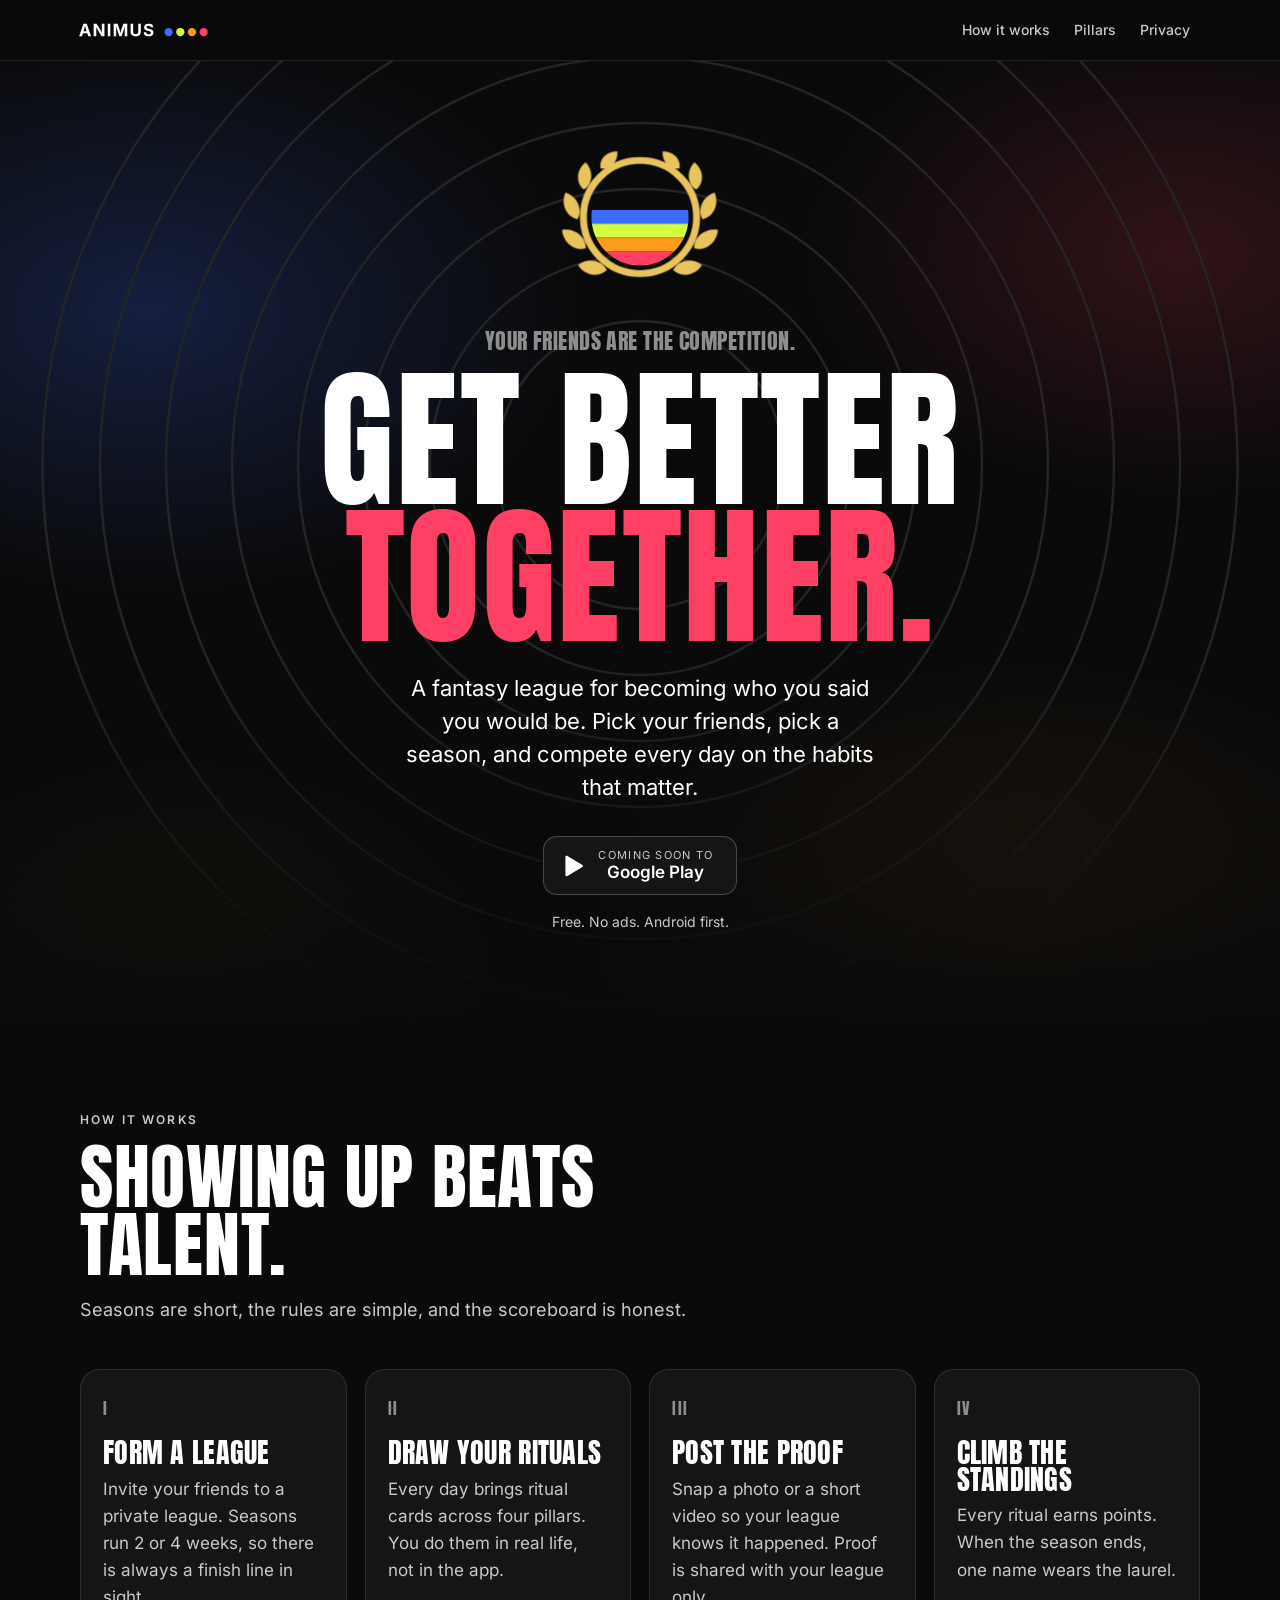
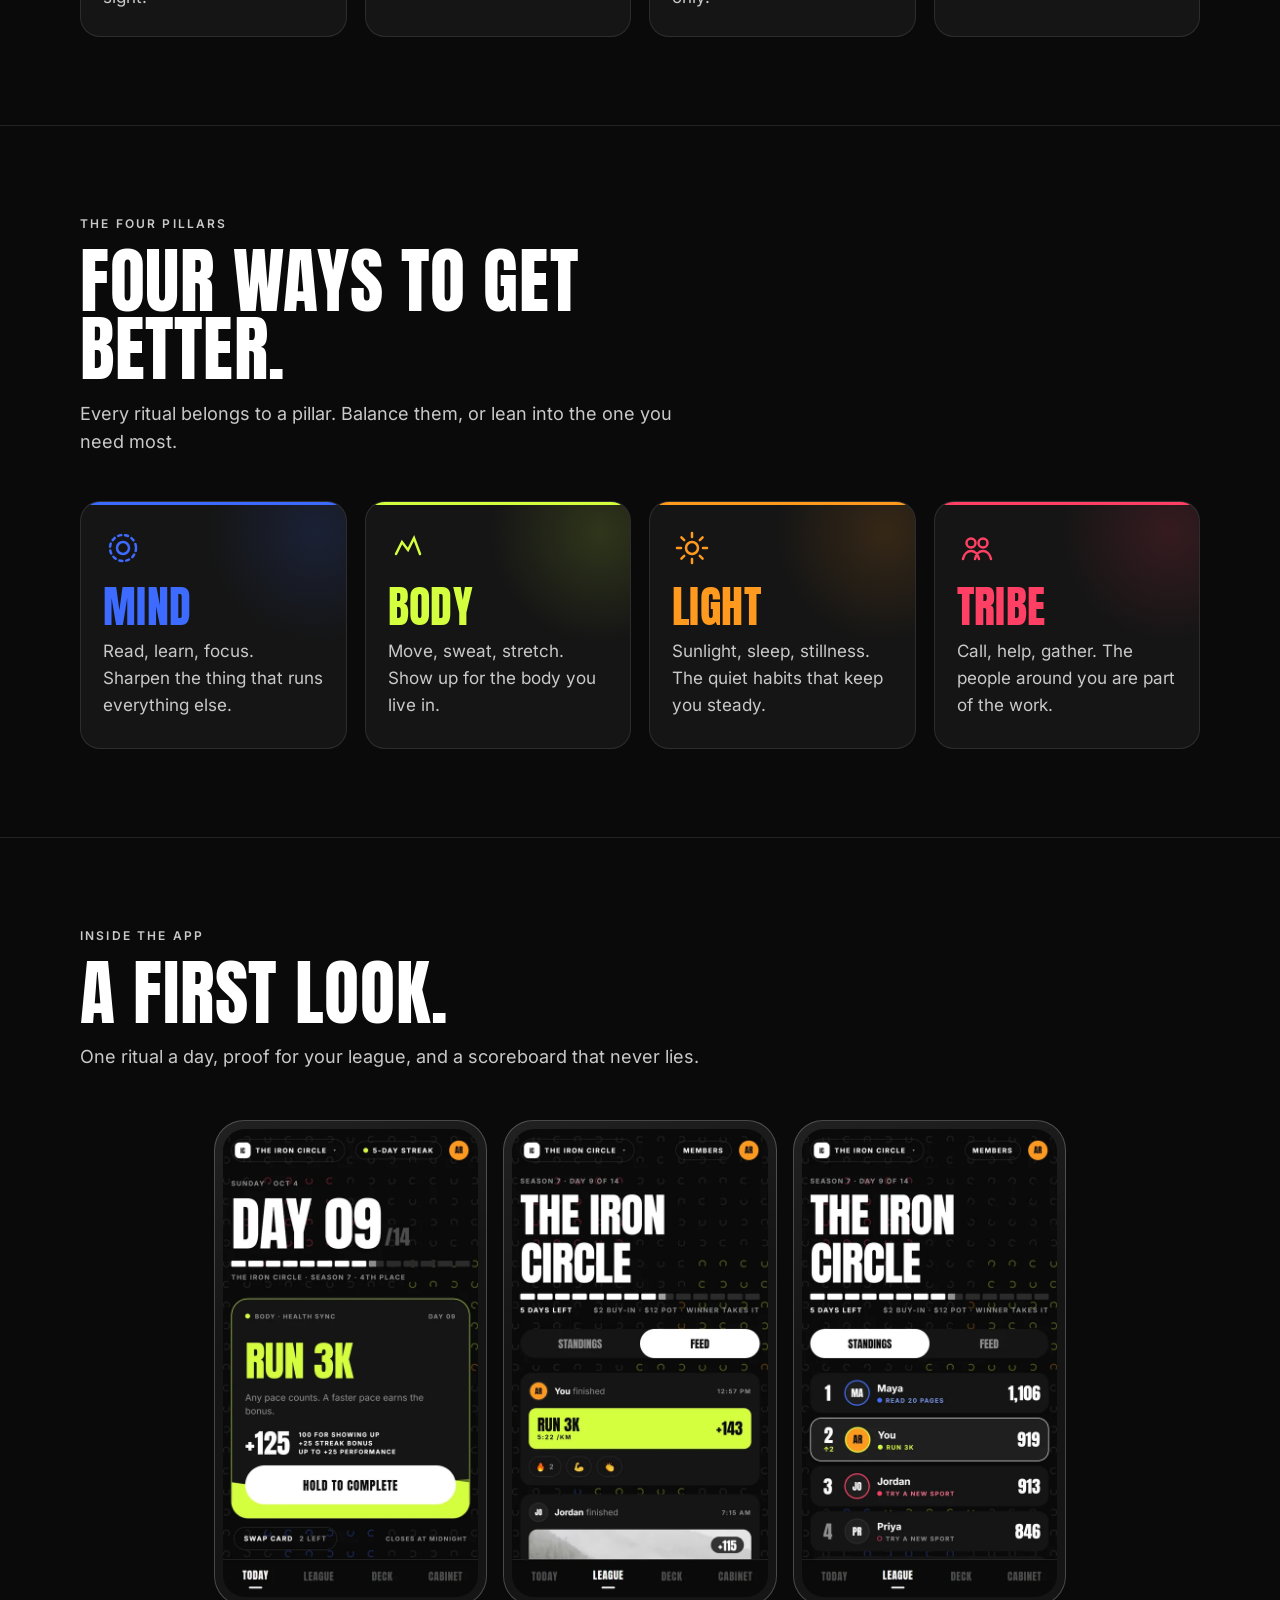
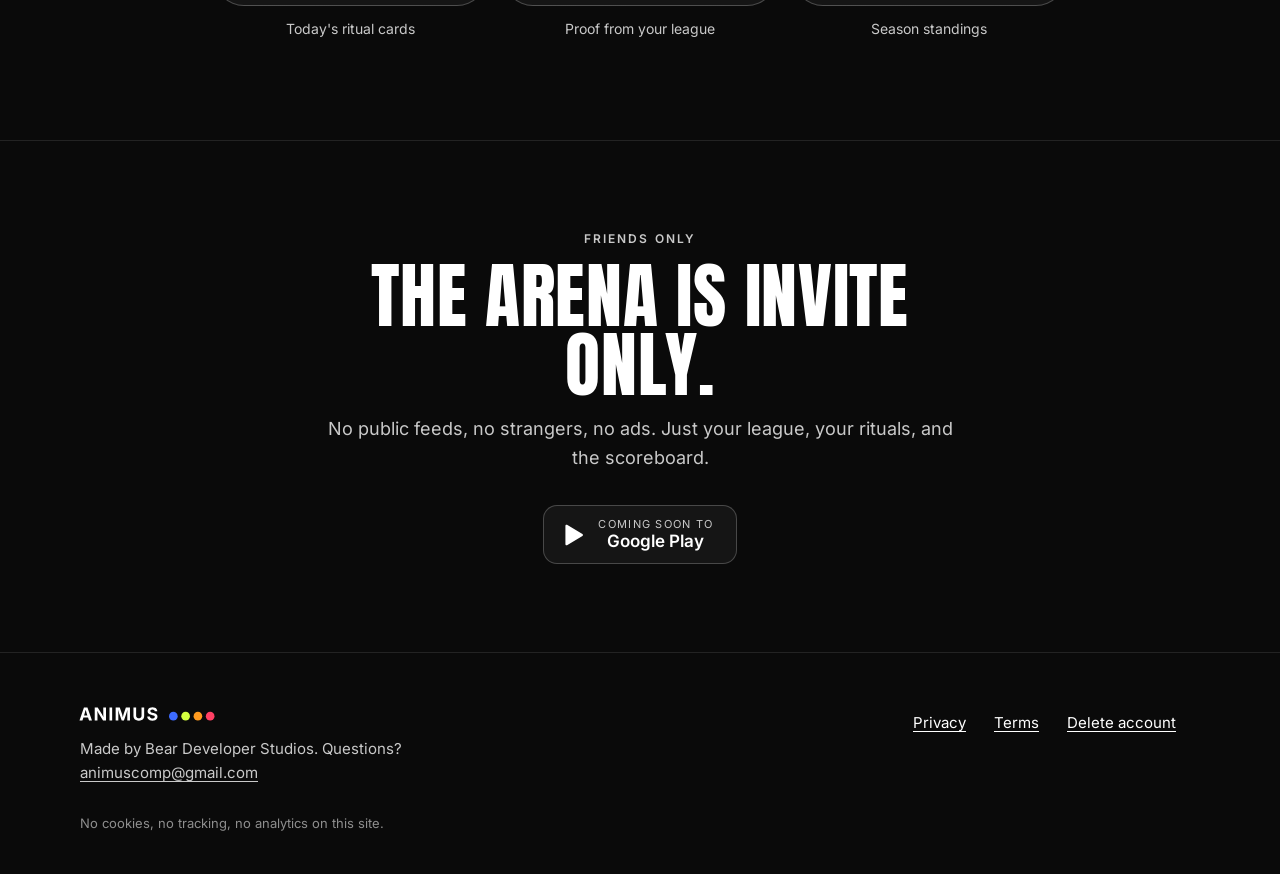
<file: index.html>
<!doctype html>
<html lang="en">
<head>
  <meta charset="utf-8">
  <meta name="viewport" content="width=device-width, initial-scale=1">
  <title>Animus: Get better together</title>
  <meta name="description" content="Animus is a self-improvement fantasy league. Compete with friends in private leagues, complete daily rituals across MIND, BODY, LIGHT and TRIBE, and post the proof. Free, no ads. Coming soon to Google Play.">
  <link rel="canonical" href="https://animus-site-two.vercel.app/">
  <meta name="theme-color" content="#0A0A0A">
  <meta name="color-scheme" content="dark">

  <meta property="og:type" content="website">
  <meta property="og:site_name" content="Animus">
  <meta property="og:title" content="Animus: Get better together">
  <meta property="og:description" content="A fantasy league for becoming who you said you would be. Private leagues, daily rituals, real proof. Free, no ads.">
  <meta property="og:url" content="https://animus-site-two.vercel.app/">
  <meta property="og:image" content="https://animus-site-two.vercel.app/assets/og.png">
  <meta property="og:image:width" content="1200">
  <meta property="og:image:height" content="630">
  <meta property="og:image:alt" content="The Animus logo, a gold laurel ring filled with blue, lime, orange and pink layers, beside the words Get better together.">
  <meta name="twitter:card" content="summary_large_image">

  <link rel="icon" href="favicon.svg" type="image/svg+xml">
  <link rel="icon" href="favicon-32.png" sizes="32x32" type="image/png">
  <link rel="apple-touch-icon" href="apple-touch-icon.png">
  <link rel="manifest" href="site.webmanifest">

  <link rel="preload" href="assets/fonts/anton-latin.woff2" as="font" type="font/woff2" crossorigin>
  <link rel="preload" href="assets/fonts/inter-latin-var.woff2" as="font" type="font/woff2" crossorigin>
  <link rel="stylesheet" href="assets/site.css">
  <script>document.documentElement.classList.add('js')</script>
  <script src="assets/site.js" defer></script>

  <script type="application/ld+json">
  {
    "@context": "https://schema.org",
    "@type": "MobileApplication",
    "name": "Animus",
    "operatingSystem": "Android",
    "applicationCategory": "LifestyleApplication",
    "offers": { "@type": "Offer", "price": "0", "priceCurrency": "USD" },
    "publisher": { "@type": "Organization", "name": "Bear Developer Studios", "email": "animuscomp@gmail.com" }
  }
  </script>
</head>
<body>
  <a class="skip" href="#main">Skip to content</a>

  <header class="site-header">
    <div class="wrap">
      <a class="brand" href="./" aria-label="Animus home">
        <img src="assets/brand/wordmark.svg" alt="Animus" width="148" height="26">
      </a>
      <nav class="site-nav" aria-label="Main">
        <a class="nav-optional" href="#how">How it works</a>
        <a href="#pillars">Pillars</a>
        <a href="privacy/">Privacy</a>
      </nav>
    </div>
  </header>

  <main id="main">
    <section class="hero" aria-labelledby="hero-title">
      <div class="hero-art" aria-hidden="true">
        <div class="hero-glow"></div>
        <svg class="hero-rings" viewBox="0 0 1000 1000" fill="none" stroke="#242424">
          <circle cx="500" cy="500" r="120" stroke-width="2"/>
          <circle cx="500" cy="500" r="175" stroke-width="2"/>
          <circle cx="500" cy="500" r="230" stroke-width="2"/>
          <circle cx="500" cy="500" r="285" stroke-width="2"/>
          <circle cx="500" cy="500" r="340" stroke-width="2"/>
          <circle cx="500" cy="500" r="395" stroke-width="2"/>
          <circle cx="500" cy="500" r="450" stroke-width="2"/>
          <circle cx="500" cy="500" r="498" stroke-width="2"/>
        </svg>
        <div class="hero-fade"></div>
      </div>

      <div class="wrap hero-inner">
        <svg class="hero-mark rise" style="--d:.05s" viewBox="4 4 92 92" width="168" height="168" aria-hidden="true"><clipPath id="hero-mk"><circle cx="50" cy="50" r="26.6"/></clipPath><g clip-path="url(#hero-mk)"><rect class="layer" x="10" y="46" width="80" height="7.7" fill="#3D6BFF"/><rect class="layer" x="10" y="53.65" width="80" height="7.7" fill="#D4FF3F"/><rect class="layer" x="10" y="61.3" width="80" height="7.7" fill="#FF9A1F"/><rect class="layer" x="10" y="68.95" width="80" height="7.7" fill="#FF4064"/></g><path fill="#E9C35B" d="M31.82 79.09C29.24 73.47 21.36 72.08 16.07 76.31C19.6 82.09 27.47 83.48 31.82 79.09Z M68.18 79.09C72.53 83.48 80.4 82.09 83.93 76.31C78.64 72.08 70.76 73.47 68.18 79.09Z M20.3 67.15C20.64 60.81 14.14 55.73 7.29 56.99C7.73 63.94 14.23 69.02 20.3 67.15Z M79.7 67.15C85.77 69.02 92.27 63.94 92.71 56.99C85.86 55.73 79.36 60.81 79.7 67.15Z M15.72 51.2C18.93 45.91 15.68 38.61 9.21 36.58C6.39 42.74 9.64 50.05 15.72 51.2Z M84.28 51.2C90.36 50.05 93.61 42.74 90.79 36.58C84.32 38.61 81.07 45.91 84.28 51.2Z M19.17 34.96C24.23 32.01 24.75 24.53 20.22 20C15.1 23.85 14.58 31.33 19.17 34.96Z M80.83 34.96C85.42 31.33 84.9 23.85 79.78 20C75.25 24.53 75.77 32.01 80.83 34.96Z M28.41 23.34C33.51 24.39 38.1 19.79 37.61 14.15C31.96 13.66 27.37 18.25 28.41 23.34Z M71.59 23.34C72.63 18.25 68.04 13.66 62.39 14.15C61.9 19.79 66.49 24.39 71.59 23.34Z"/><circle cx="50" cy="50" r="31" fill="none" stroke="#E9C35B" stroke-width="3.8"/></svg>
        <p class="kicker rise" style="--d:.2s">Your friends are the competition.</p>
        <h1 id="hero-title" class="rise" style="--d:.25s">
          <span class="line">Get better</span>
          <span class="line tribe">together.</span>
        </h1>
        <p class="pitch rise" style="--d:.4s">A fantasy league for becoming who you said you would be. Pick your friends, pick a season, and compete every day on the habits that matter.</p>
        <p class="store rise" style="--d:.5s">
          <svg viewBox="0 0 24 24" aria-hidden="true"><path fill="currentColor" d="M5 3.5v17a1 1 0 0 0 1.5.86l14.2-8.5a1 1 0 0 0 0-1.72L6.5 2.64A1 1 0 0 0 5 3.5Z"/></svg>
          <span>
            <span class="store-small">Coming soon to</span>
            <span class="store-big">Google Play</span>
          </span>
        </p>
        <p class="note rise" style="--d:.6s">Free. No ads. Android first.</p>
      </div>
    </section>

    <section class="section" id="how" aria-labelledby="how-title">
      <div class="wrap">
        <div class="section-head reveal">
          <p class="eyebrow">How it works</p>
          <h2 id="how-title">Showing up beats talent.</h2>
          <p>Seasons are short, the rules are simple, and the scoreboard is honest.</p>
        </div>
        <ol class="steps">
          <li class="step reveal">
            <h3>Form a league</h3>
            <p>Invite your friends to a private league. Seasons run 2 or 4 weeks, so there is always a finish line in sight.</p>
          </li>
          <li class="step reveal" style="--d:.08s">
            <h3>Draw your rituals</h3>
            <p>Every day brings ritual cards across four pillars. You do them in real life, not in the app.</p>
          </li>
          <li class="step reveal" style="--d:.16s">
            <h3>Post the proof</h3>
            <p>Snap a photo or a short video so your league knows it happened. Proof is shared with your league only.</p>
          </li>
          <li class="step reveal" style="--d:.24s">
            <h3>Climb the standings</h3>
            <p>Every ritual earns points. When the season ends, one name wears the laurel.</p>
          </li>
        </ol>
      </div>
    </section>

    <section class="section" id="pillars" aria-labelledby="pillars-title">
      <div class="wrap">
        <div class="section-head reveal">
          <p class="eyebrow">The four pillars</p>
          <h2 id="pillars-title">Four ways to get better.</h2>
          <p>Every ritual belongs to a pillar. Balance them, or lean into the one you need most.</p>
        </div>
        <div class="pillars">
          <article class="pillar mind reveal">
            <svg viewBox="0 0 40 40" fill="none" stroke="currentColor" stroke-width="2.5" stroke-linecap="round" aria-hidden="true"><circle cx="20" cy="20" r="6"/><circle cx="20" cy="20" r="13" stroke-dasharray="3 4"/></svg>
            <h3>Mind</h3>
            <p>Read, learn, focus. Sharpen the thing that runs everything else.</p>
          </article>
          <article class="pillar body reveal" style="--d:.08s">
            <svg viewBox="0 0 40 40" fill="none" stroke="currentColor" stroke-width="2.5" stroke-linecap="round" aria-hidden="true"><path d="M8 26 14 14l6 8 6-12 6 16"/></svg>
            <h3>Body</h3>
            <p>Move, sweat, stretch. Show up for the body you live in.</p>
          </article>
          <article class="pillar light reveal" style="--d:.16s">
            <svg viewBox="0 0 40 40" fill="none" stroke="currentColor" stroke-width="2.5" stroke-linecap="round" aria-hidden="true"><circle cx="20" cy="20" r="6"/><path d="M20 5v4M20 31v4M5 20h4M31 20h4M9.4 9.4l2.8 2.8M27.8 27.8l2.8 2.8M9.4 30.6l2.8-2.8M27.8 12.2l2.8-2.8"/></svg>
            <h3>Light</h3>
            <p>Sunlight, sleep, stillness. The quiet habits that keep you steady.</p>
          </article>
          <article class="pillar tribe reveal" style="--d:.24s">
            <svg viewBox="0 0 40 40" fill="none" stroke="currentColor" stroke-width="2.5" stroke-linecap="round" aria-hidden="true"><circle cx="14" cy="15" r="4.5"/><circle cx="26" cy="15" r="4.5"/><path d="M6 31c1-5 4.5-8 8-8s7 3 8 8M18 31c1-5 4.5-8 8-8s7 3 8 8"/></svg>
            <h3>Tribe</h3>
            <p>Call, help, gather. The people around you are part of the work.</p>
          </article>
        </div>
      </div>
    </section>

    <section class="section" id="screens" aria-labelledby="screens-title">
      <div class="wrap">
        <div class="section-head reveal">
          <p class="eyebrow">Inside the app</p>
          <h2 id="screens-title">A first look.</h2>
          <p>One ritual a day, proof for your league, and a scoreboard that never lies.</p>
        </div>
        <ul class="shots" aria-label="App screenshots" tabindex="0">
          <li class="shot reveal">
            <figure style="margin:0">
              <div class="phone"><img src="assets/screens/today.webp" width="540" height="960" loading="lazy" decoding="async" alt="The Today screen on day 9 of 14: a lime BODY card reading Run 3K, worth up to 125 points, with a Hold to complete button and a 5-day streak badge."></div>
              <figcaption>Today's ritual cards</figcaption>
            </figure>
          </li>
          <li class="shot reveal" style="--d:.08s">
            <figure style="margin:0">
              <div class="phone"><img src="assets/screens/league-feed.webp" width="540" height="960" loading="lazy" decoding="async" alt="The league feed for The Iron Circle: a post showing You finished Run 3K at 5:22 per kilometer for 143 points, with emoji reactions, above a photo post from Jordan."></div>
              <figcaption>Proof from your league</figcaption>
            </figure>
          </li>
          <li class="shot reveal" style="--d:.16s">
            <figure style="margin:0">
              <div class="phone"><img src="assets/screens/standings.webp" width="540" height="960" loading="lazy" decoding="async" alt="Season standings for The Iron Circle: Maya first with 1,106 points, You second with 919, Jordan third with 913, and Priya fourth with 846."></div>
              <figcaption>Season standings</figcaption>
            </figure>
          </li>
        </ul>
      </div>
    </section>

    <section class="section closing" aria-labelledby="closing-title">
      <div class="wrap">
        <div class="section-head reveal">
          <p class="eyebrow">Friends only</p>
          <h2 id="closing-title">The arena is invite only.</h2>
          <p>No public feeds, no strangers, no ads. Just your league, your rituals, and the scoreboard.</p>
        </div>
        <p class="store reveal">
          <svg viewBox="0 0 24 24" aria-hidden="true"><path fill="currentColor" d="M5 3.5v17a1 1 0 0 0 1.5.86l14.2-8.5a1 1 0 0 0 0-1.72L6.5 2.64A1 1 0 0 0 5 3.5Z"/></svg>
          <span>
            <span class="store-small">Coming soon to</span>
            <span class="store-big">Google Play</span>
          </span>
        </p>
      </div>
    </section>
  </main>

  <footer class="site-footer">
    <div class="wrap">
      <div class="footer-brand">
        <img src="assets/brand/wordmark.svg" alt="Animus" width="148" height="26" loading="lazy" style="margin-left:-7px">
        <p>Made by Bear Developer Studios. Questions? <a href="mailto:animuscomp@gmail.com">animuscomp@gmail.com</a></p>
      </div>
      <ul class="footer-links">
        <li><a href="privacy/">Privacy</a></li>
        <li><a href="terms/">Terms</a></li>
        <li><a href="delete-account/">Delete account</a></li>
      </ul>
      <p class="footer-meta">No cookies, no tracking, no analytics on this site.</p>
    </div>
  </footer>
</body>
</html>
</file>
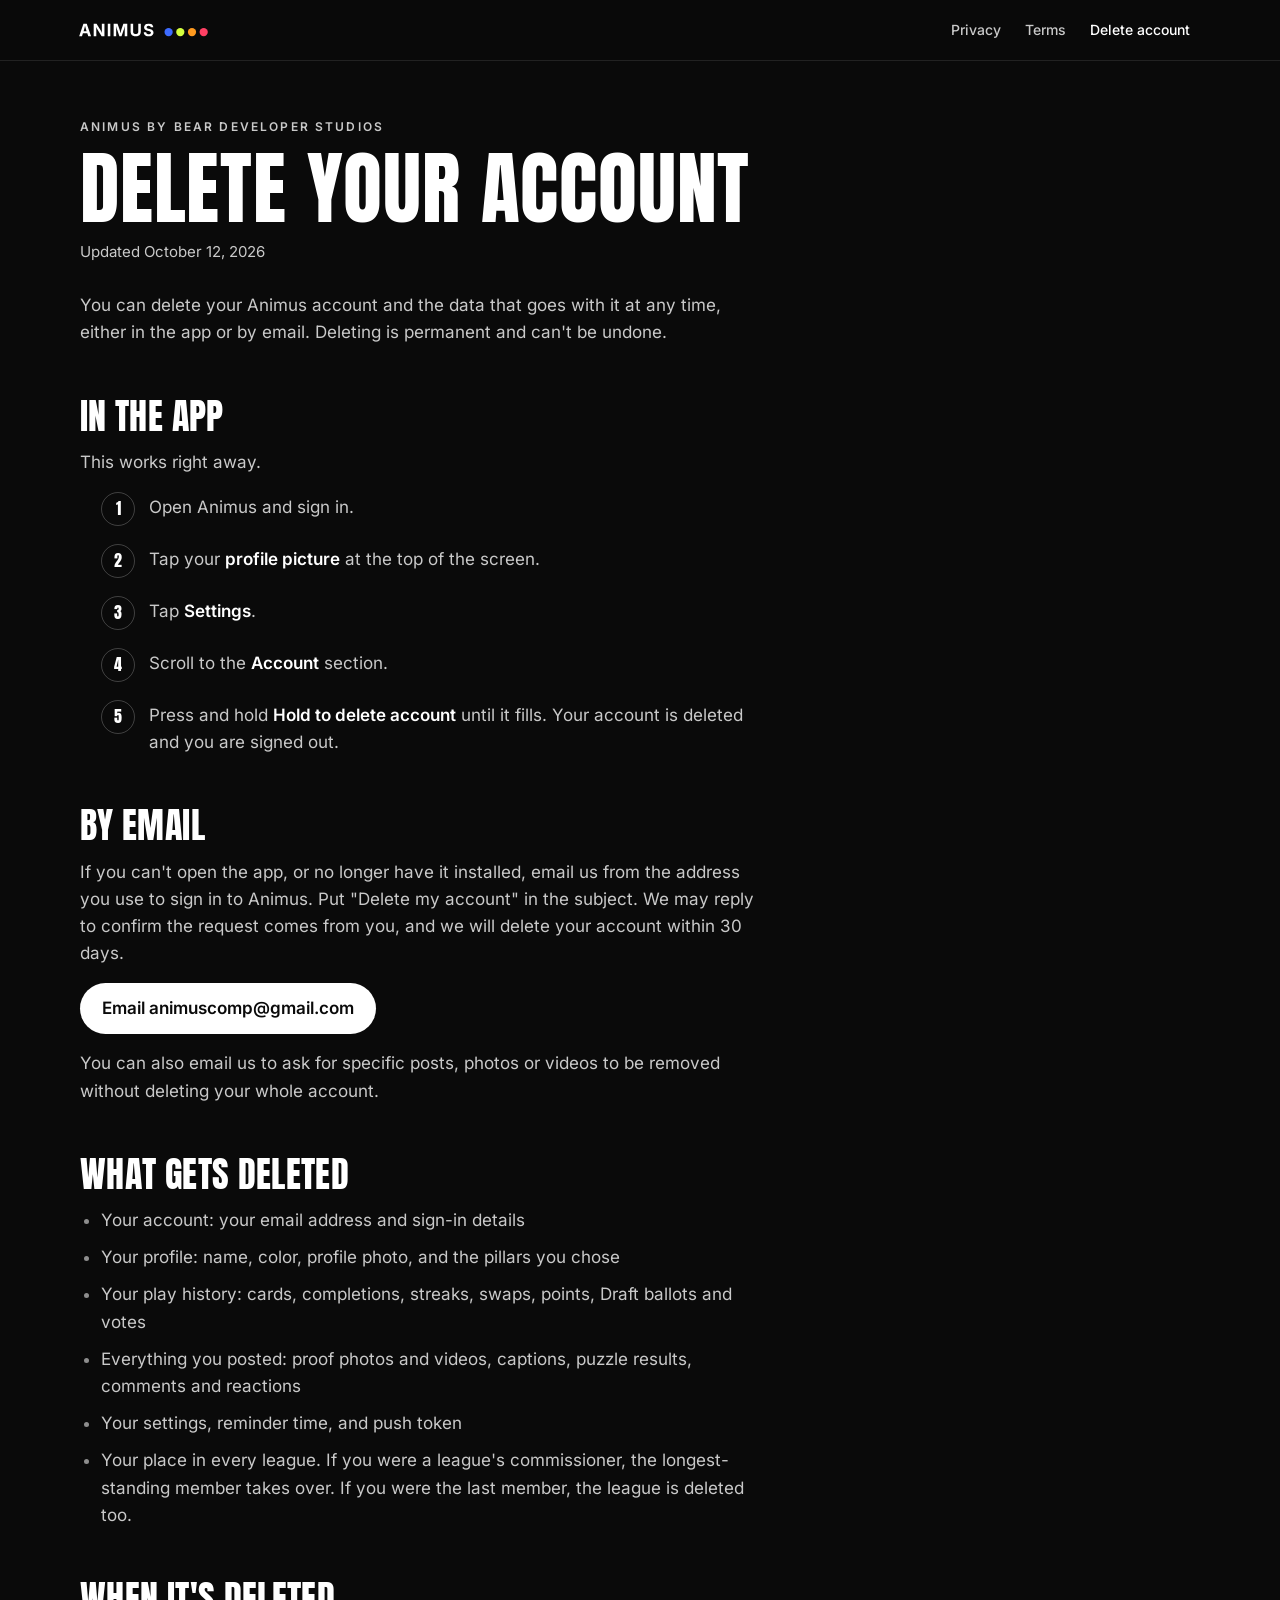
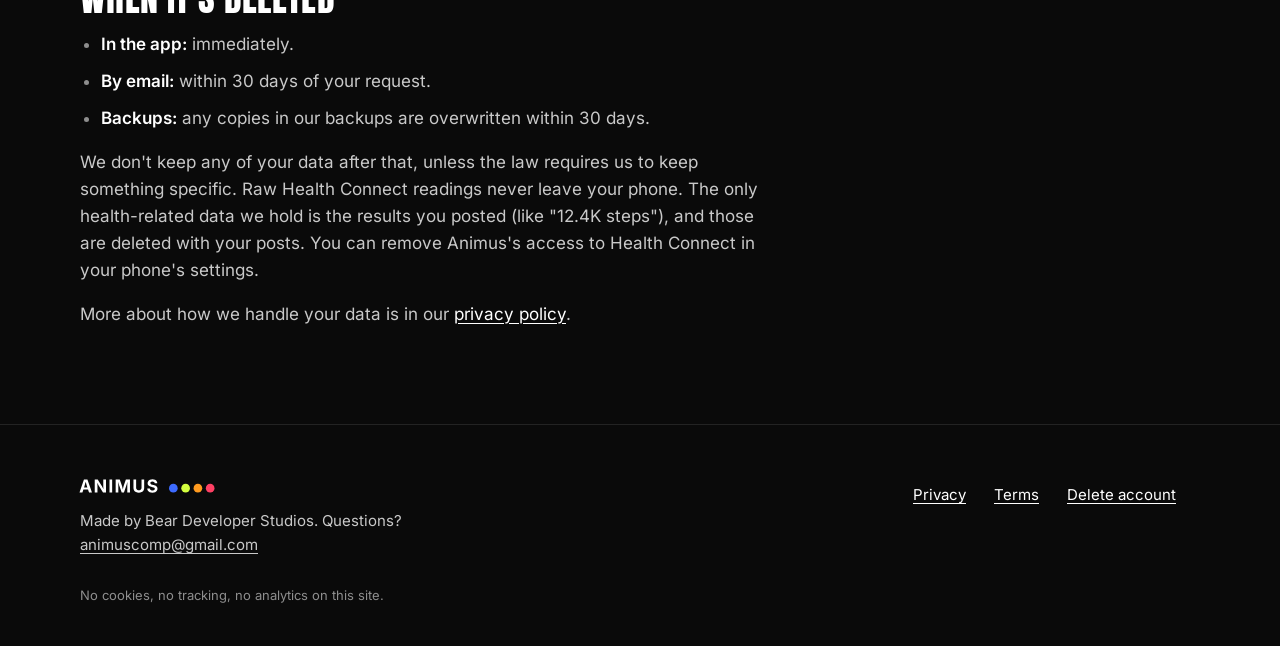
<file: delete-account/index.html>
<!doctype html>
<html lang="en">
<head>
  <meta charset="utf-8">
  <meta name="viewport" content="width=device-width, initial-scale=1">
  <title>Delete your account · Animus</title>
  <meta name="description" content="How to delete your Animus account and data, in the app or by email, and what gets deleted.">
  <link rel="canonical" href="https://animus-site-two.vercel.app/delete-account/">
  <meta name="theme-color" content="#0A0A0A">
  <meta name="color-scheme" content="dark">
  <meta property="og:type" content="article">
  <meta property="og:site_name" content="Animus">
  <meta property="og:title" content="Delete your Animus account">
  <meta property="og:description" content="Delete your Animus account and data in the app or by email.">
  <meta property="og:url" content="https://animus-site-two.vercel.app/delete-account/">
  <meta property="og:image" content="https://animus-site-two.vercel.app/assets/og.png">
  <meta name="twitter:card" content="summary_large_image">
  <link rel="icon" href="../favicon.svg" type="image/svg+xml">
  <link rel="icon" href="../favicon-32.png" sizes="32x32" type="image/png">
  <link rel="apple-touch-icon" href="../apple-touch-icon.png">
  <link rel="preload" href="../assets/fonts/anton-latin.woff2" as="font" type="font/woff2" crossorigin>
  <link rel="preload" href="../assets/fonts/inter-latin-var.woff2" as="font" type="font/woff2" crossorigin>
  <link rel="stylesheet" href="../assets/site.css">
</head>
<body>
  <a class="skip" href="#main">Skip to content</a>

  <header class="site-header">
    <div class="wrap">
      <a class="brand" href="../" aria-label="Animus home">
        <img src="../assets/brand/wordmark.svg" alt="Animus" width="148" height="26">
      </a>
      <nav class="site-nav" aria-label="Main">
        <a href="../privacy/">Privacy</a>
        <a href="../terms/">Terms</a>
        <a class="nav-optional" href="../delete-account/" aria-current="page">Delete account</a>
      </nav>
    </div>
  </header>

  <main id="main" class="wrap">
    <div class="page-head">
      <p class="eyebrow">Animus by Bear Developer Studios</p>
      <h1>Delete your account</h1>
      <p class="updated">Updated October 12, 2026</p>
    </div>

    <article class="prose">
      <p>You can delete your Animus account and the data that goes with it at any time, either in the app or by email. Deleting is permanent and can't be undone.</p>

      <h2 id="in-app">In the app</h2>
      <p>This works right away.</p>
      <ol class="how">
        <li>Open Animus and sign in.</li>
        <li>Tap your <strong>profile picture</strong> at the top of the screen.</li>
        <li>Tap <strong>Settings</strong>.</li>
        <li>Scroll to the <strong>Account</strong> section.</li>
        <li>Press and hold <strong>Hold to delete account</strong> until it fills. Your account is deleted and you are signed out.</li>
      </ol>

      <h2 id="email">By email</h2>
      <p>If you can't open the app, or no longer have it installed, email us from the address you use to sign in to Animus. Put "Delete my account" in the subject. We may reply to confirm the request comes from you, and we will delete your account within 30 days.</p>
      <p><a class="mail-button" href="mailto:animuscomp@gmail.com?subject=Delete%20my%20Animus%20account">Email animuscomp@gmail.com</a></p>
      <p>You can also email us to ask for specific posts, photos or videos to be removed without deleting your whole account.</p>

      <h2 id="what">What gets deleted</h2>
      <ul>
        <li>Your account: your email address and sign-in details</li>
        <li>Your profile: name, color, profile photo, and the pillars you chose</li>
        <li>Your play history: cards, completions, streaks, swaps, points, Draft ballots and votes</li>
        <li>Everything you posted: proof photos and videos, captions, puzzle results, comments and reactions</li>
        <li>Your settings, reminder time, and push token</li>
        <li>Your place in every league. If you were a league's commissioner, the longest-standing member takes over. If you were the last member, the league is deleted too.</li>
      </ul>

      <h2 id="when">When it's deleted</h2>
      <ul>
        <li><strong>In the app:</strong> immediately.</li>
        <li><strong>By email:</strong> within 30 days of your request.</li>
        <li><strong>Backups:</strong> any copies in our backups are overwritten within 30 days.</li>
      </ul>
      <p>We don't keep any of your data after that, unless the law requires us to keep something specific. Raw Health Connect readings never leave your phone. The only health-related data we hold is the results you posted (like "12.4K steps"), and those are deleted with your posts. You can remove Animus's access to Health Connect in your phone's settings.</p>

      <p>More about how we handle your data is in our <a href="../privacy/">privacy policy</a>.</p>
    </article>
  </main>

  <footer class="site-footer">
    <div class="wrap">
      <div class="footer-brand">
        <img src="../assets/brand/wordmark.svg" alt="Animus" width="148" height="26" loading="lazy" style="margin-left:-7px">
        <p>Made by Bear Developer Studios. Questions? <a href="mailto:animuscomp@gmail.com">animuscomp@gmail.com</a></p>
      </div>
      <ul class="footer-links">
        <li><a href="../privacy/">Privacy</a></li>
        <li><a href="../terms/">Terms</a></li>
        <li><a href="../delete-account/" aria-current="page">Delete account</a></li>
      </ul>
      <p class="footer-meta">No cookies, no tracking, no analytics on this site.</p>
    </div>
  </footer>
</body>
</html>
</file>
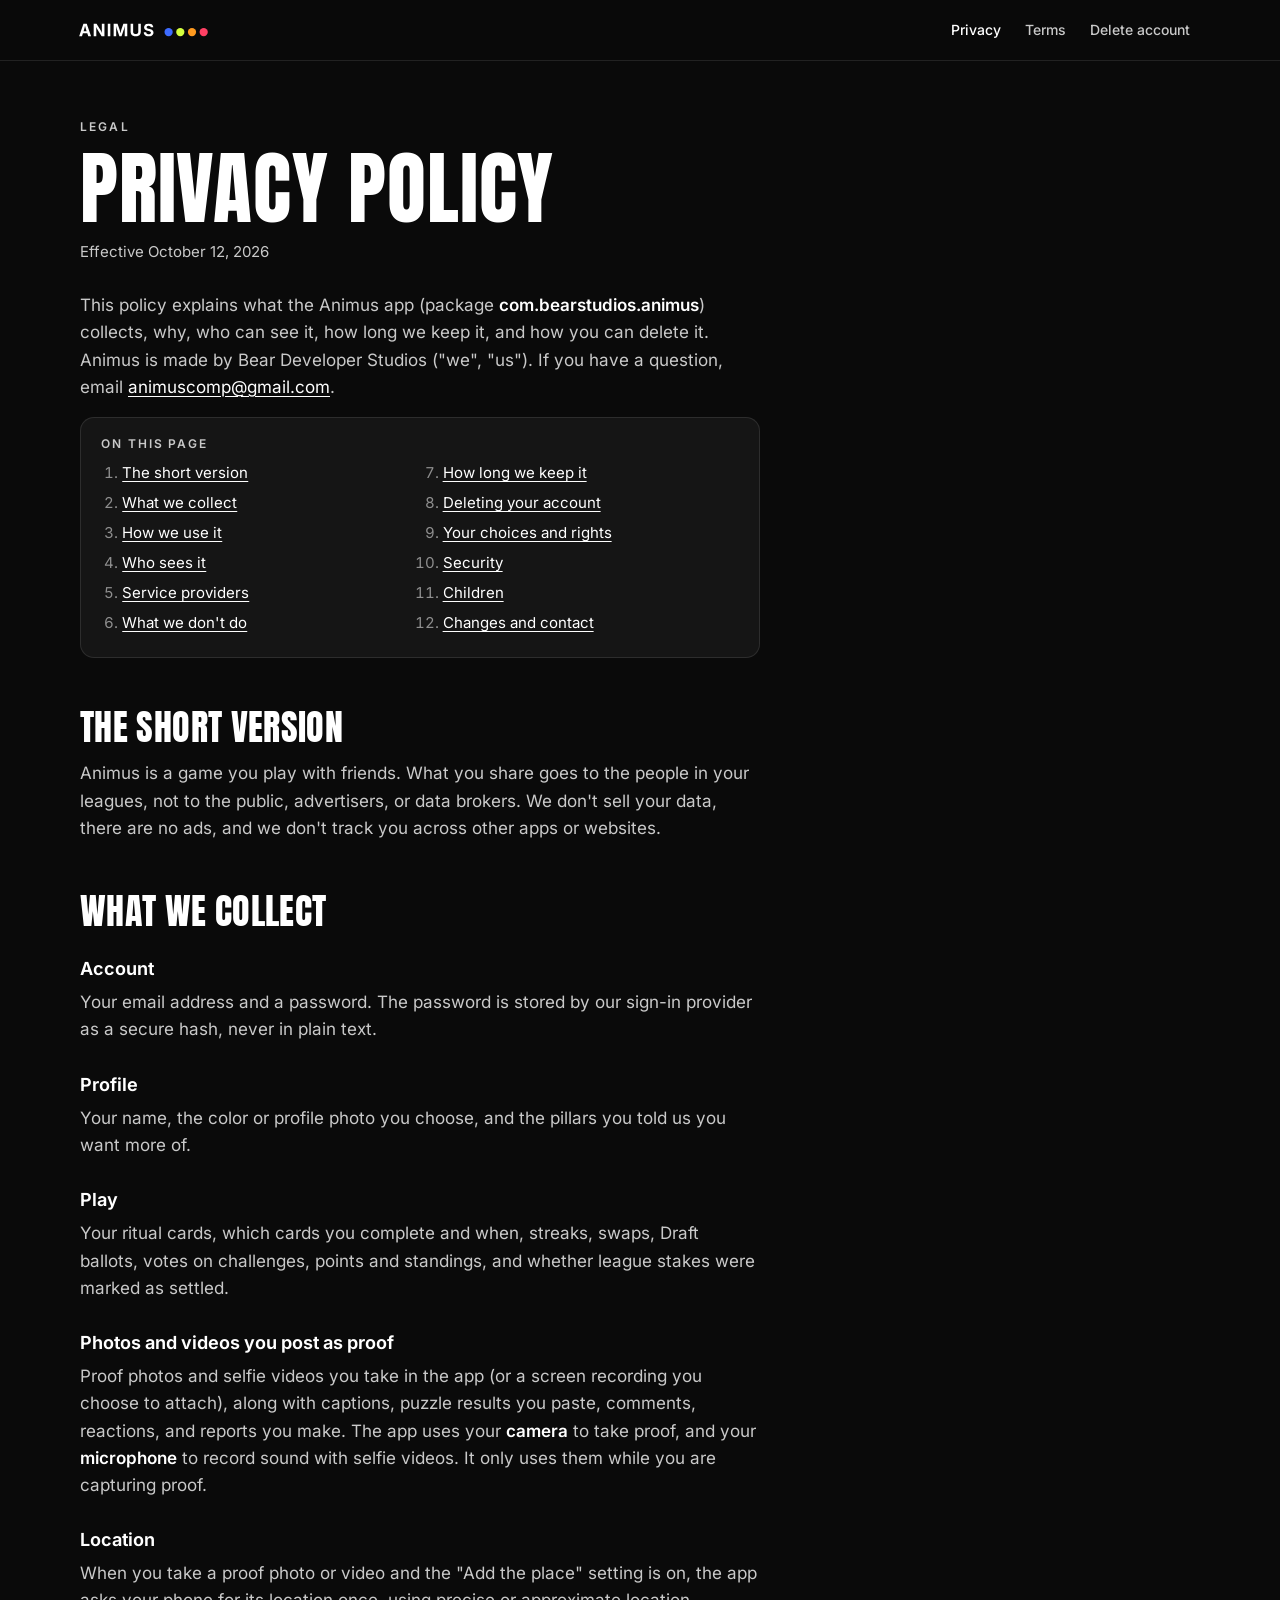
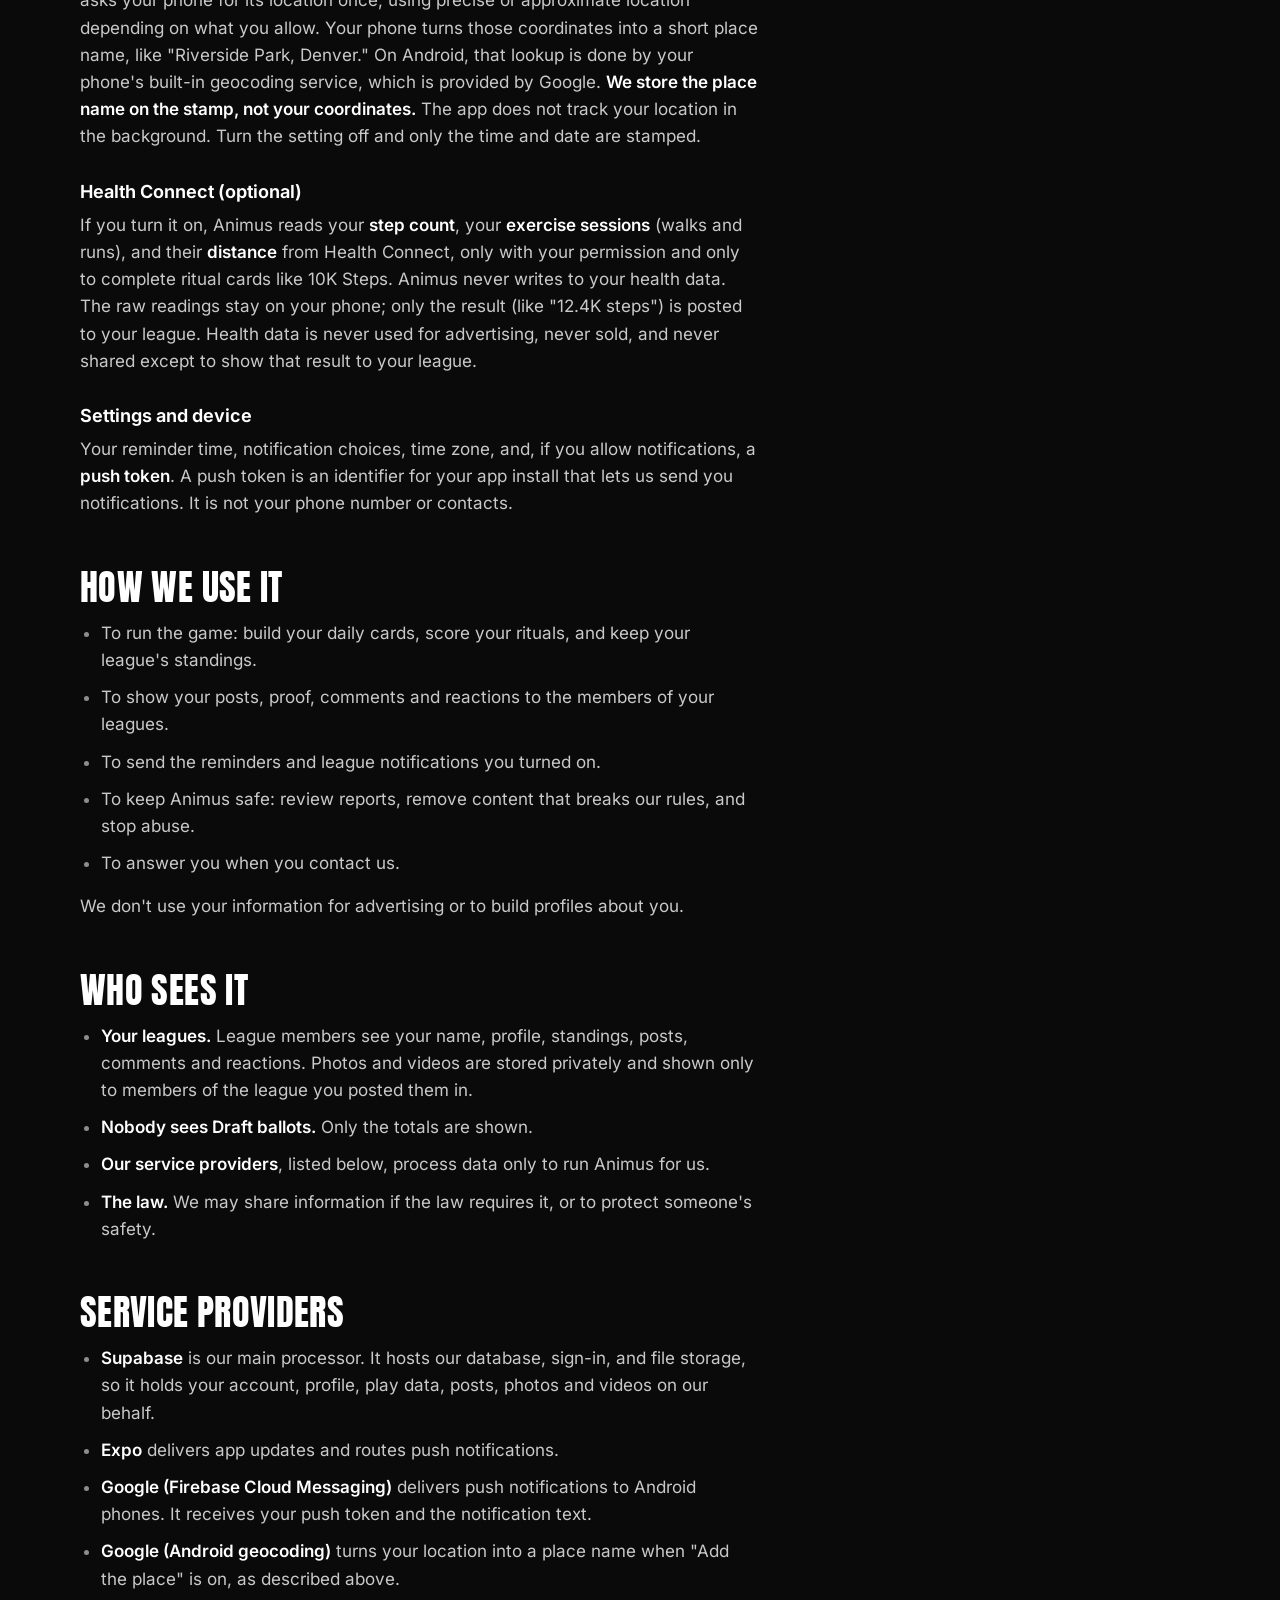
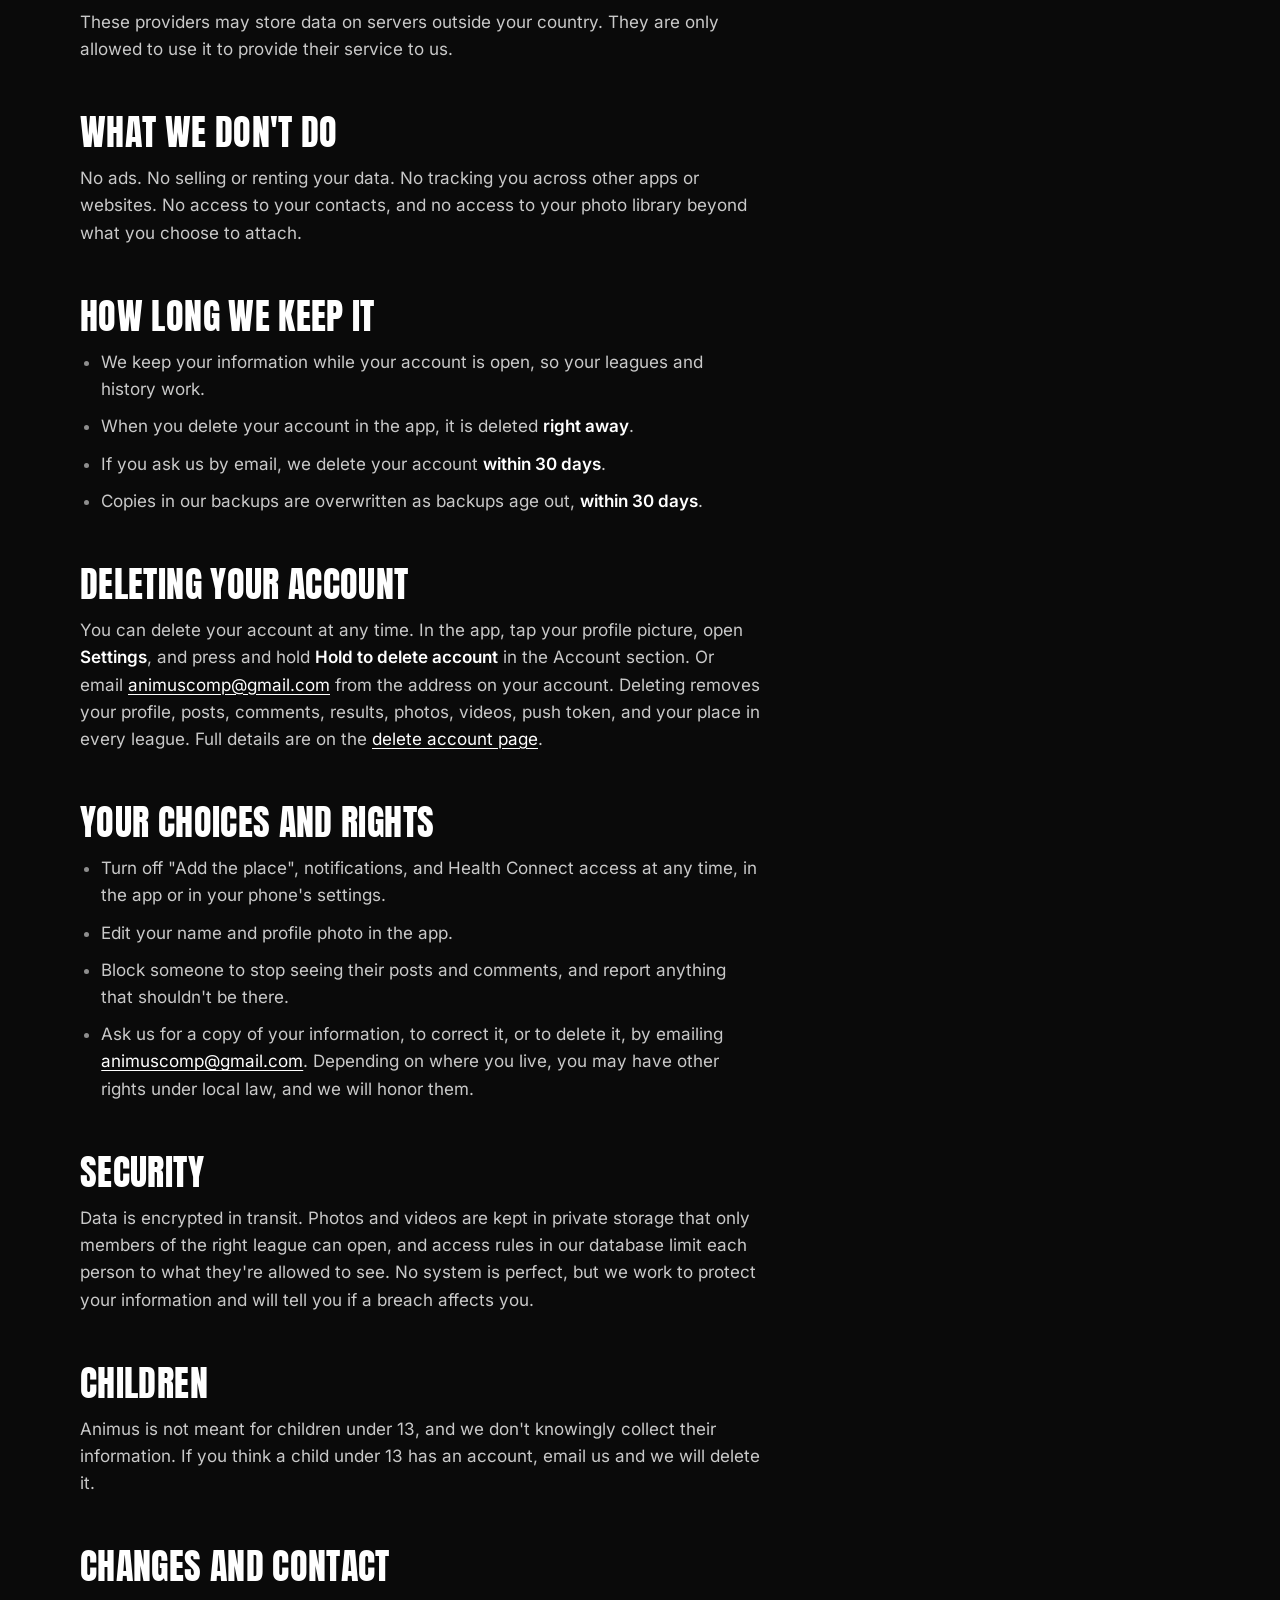
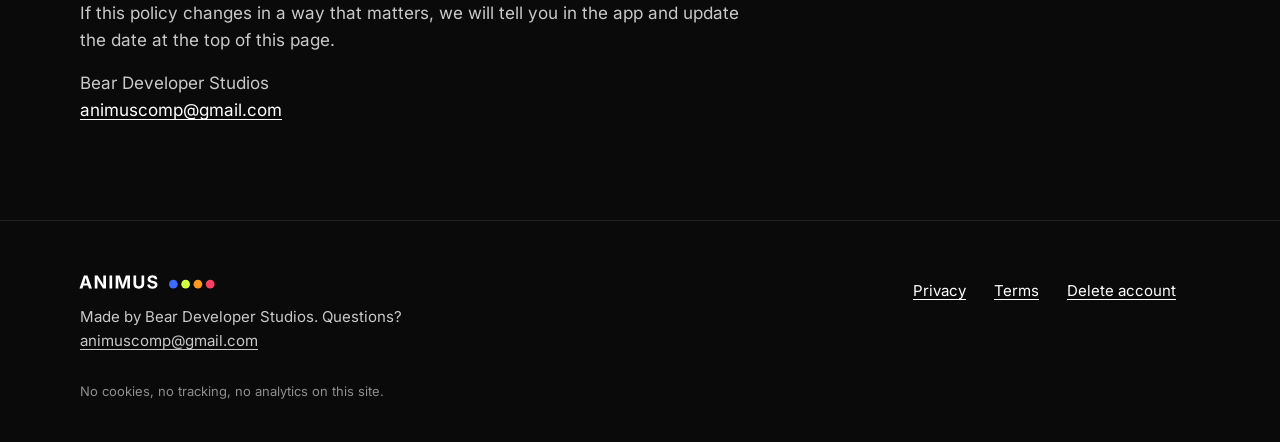
<file: privacy/index.html>
<!doctype html>
<html lang="en">
<head>
  <meta charset="utf-8">
  <meta name="viewport" content="width=device-width, initial-scale=1">
  <title>Privacy policy · Animus</title>
  <meta name="description" content="How Animus collects, uses, shares, keeps and deletes your information. No ads, no selling your data.">
  <link rel="canonical" href="https://animus-site-two.vercel.app/privacy/">
  <meta name="theme-color" content="#0A0A0A">
  <meta name="color-scheme" content="dark">
  <meta property="og:type" content="article">
  <meta property="og:site_name" content="Animus">
  <meta property="og:title" content="Animus privacy policy">
  <meta property="og:description" content="What Animus collects, who sees it, how long it is kept, and how to delete it.">
  <meta property="og:url" content="https://animus-site-two.vercel.app/privacy/">
  <meta property="og:image" content="https://animus-site-two.vercel.app/assets/og.png">
  <meta name="twitter:card" content="summary_large_image">
  <link rel="icon" href="../favicon.svg" type="image/svg+xml">
  <link rel="icon" href="../favicon-32.png" sizes="32x32" type="image/png">
  <link rel="apple-touch-icon" href="../apple-touch-icon.png">
  <link rel="preload" href="../assets/fonts/anton-latin.woff2" as="font" type="font/woff2" crossorigin>
  <link rel="preload" href="../assets/fonts/inter-latin-var.woff2" as="font" type="font/woff2" crossorigin>
  <link rel="stylesheet" href="../assets/site.css">
</head>
<body>
  <a class="skip" href="#main">Skip to content</a>

  <header class="site-header">
    <div class="wrap">
      <a class="brand" href="../" aria-label="Animus home">
        <img src="../assets/brand/wordmark.svg" alt="Animus" width="148" height="26">
      </a>
      <nav class="site-nav" aria-label="Main">
        <a href="../privacy/" aria-current="page">Privacy</a>
        <a href="../terms/">Terms</a>
        <a class="nav-optional" href="../delete-account/">Delete account</a>
      </nav>
    </div>
  </header>

  <main id="main" class="wrap">
    <div class="page-head">
      <p class="eyebrow">Legal</p>
      <h1>Privacy policy</h1>
      <p class="updated">Effective October 12, 2026</p>
    </div>

    <article class="prose">
      <p>This policy explains what the Animus app (package <strong>com.bearstudios.animus</strong>) collects, why, who can see it, how long we keep it, and how you can delete it. Animus is made by Bear Developer Studios ("we", "us"). If you have a question, email <a href="mailto:animuscomp@gmail.com">animuscomp@gmail.com</a>.</p>

      <nav class="toc" aria-label="On this page">
        <p>On this page</p>
        <ol>
          <li><a href="#short">The short version</a></li>
          <li><a href="#collect">What we collect</a></li>
          <li><a href="#use">How we use it</a></li>
          <li><a href="#share">Who sees it</a></li>
          <li><a href="#providers">Service providers</a></li>
          <li><a href="#dont">What we don't do</a></li>
          <li><a href="#retention">How long we keep it</a></li>
          <li><a href="#delete">Deleting your account</a></li>
          <li><a href="#choices">Your choices and rights</a></li>
          <li><a href="#security">Security</a></li>
          <li><a href="#kids">Children</a></li>
          <li><a href="#changes">Changes and contact</a></li>
        </ol>
      </nav>

      <h2 id="short">The short version</h2>
      <p>Animus is a game you play with friends. What you share goes to the people in your leagues, not to the public, advertisers, or data brokers. We don't sell your data, there are no ads, and we don't track you across other apps or websites.</p>

      <h2 id="collect">What we collect</h2>

      <h3>Account</h3>
      <p>Your email address and a password. The password is stored by our sign-in provider as a secure hash, never in plain text.</p>

      <h3>Profile</h3>
      <p>Your name, the color or profile photo you choose, and the pillars you told us you want more of.</p>

      <h3>Play</h3>
      <p>Your ritual cards, which cards you complete and when, streaks, swaps, Draft ballots, votes on challenges, points and standings, and whether league stakes were marked as settled.</p>

      <h3>Photos and videos you post as proof</h3>
      <p>Proof photos and selfie videos you take in the app (or a screen recording you choose to attach), along with captions, puzzle results you paste, comments, reactions, and reports you make. The app uses your <strong>camera</strong> to take proof, and your <strong>microphone</strong> to record sound with selfie videos. It only uses them while you are capturing proof.</p>

      <h3>Location</h3>
      <p>When you take a proof photo or video and the "Add the place" setting is on, the app asks your phone for its location once, using precise or approximate location depending on what you allow. Your phone turns those coordinates into a short place name, like "Riverside Park, Denver." On Android, that lookup is done by your phone's built-in geocoding service, which is provided by Google. <strong>We store the place name on the stamp, not your coordinates.</strong> The app does not track your location in the background. Turn the setting off and only the time and date are stamped.</p>

      <h3>Health Connect (optional)</h3>
      <p>If you turn it on, Animus reads your <strong>step count</strong>, your <strong>exercise sessions</strong> (walks and runs), and their <strong>distance</strong> from Health Connect, only with your permission and only to complete ritual cards like 10K Steps. Animus never writes to your health data. The raw readings stay on your phone; only the result (like "12.4K steps") is posted to your league. Health data is never used for advertising, never sold, and never shared except to show that result to your league.</p>

      <h3>Settings and device</h3>
      <p>Your reminder time, notification choices, time zone, and, if you allow notifications, a <strong>push token</strong>. A push token is an identifier for your app install that lets us send you notifications. It is not your phone number or contacts.</p>

      <h2 id="use">How we use it</h2>
      <ul>
        <li>To run the game: build your daily cards, score your rituals, and keep your league's standings.</li>
        <li>To show your posts, proof, comments and reactions to the members of your leagues.</li>
        <li>To send the reminders and league notifications you turned on.</li>
        <li>To keep Animus safe: review reports, remove content that breaks our rules, and stop abuse.</li>
        <li>To answer you when you contact us.</li>
      </ul>
      <p>We don't use your information for advertising or to build profiles about you.</p>

      <h2 id="share">Who sees it</h2>
      <ul>
        <li><strong>Your leagues.</strong> League members see your name, profile, standings, posts, comments and reactions. Photos and videos are stored privately and shown only to members of the league you posted them in.</li>
        <li><strong>Nobody sees Draft ballots.</strong> Only the totals are shown.</li>
        <li><strong>Our service providers</strong>, listed below, process data only to run Animus for us.</li>
        <li><strong>The law.</strong> We may share information if the law requires it, or to protect someone's safety.</li>
      </ul>

      <h2 id="providers">Service providers</h2>
      <ul>
        <li><strong>Supabase</strong> is our main processor. It hosts our database, sign-in, and file storage, so it holds your account, profile, play data, posts, photos and videos on our behalf.</li>
        <li><strong>Expo</strong> delivers app updates and routes push notifications.</li>
        <li><strong>Google (Firebase Cloud Messaging)</strong> delivers push notifications to Android phones. It receives your push token and the notification text.</li>
        <li><strong>Google (Android geocoding)</strong> turns your location into a place name when "Add the place" is on, as described above.</li>
      </ul>
      <p>These providers may store data on servers outside your country. They are only allowed to use it to provide their service to us.</p>

      <h2 id="dont">What we don't do</h2>
      <p>No ads. No selling or renting your data. No tracking you across other apps or websites. No access to your contacts, and no access to your photo library beyond what you choose to attach.</p>

      <h2 id="retention">How long we keep it</h2>
      <ul>
        <li>We keep your information while your account is open, so your leagues and history work.</li>
        <li>When you delete your account in the app, it is deleted <strong>right away</strong>.</li>
        <li>If you ask us by email, we delete your account <strong>within 30 days</strong>.</li>
        <li>Copies in our backups are overwritten as backups age out, <strong>within 30 days</strong>.</li>
      </ul>

      <h2 id="delete">Deleting your account</h2>
      <p>You can delete your account at any time. In the app, tap your profile picture, open <strong>Settings</strong>, and press and hold <strong>Hold to delete account</strong> in the Account section. Or email <a href="mailto:animuscomp@gmail.com?subject=Delete%20my%20Animus%20account">animuscomp@gmail.com</a> from the address on your account. Deleting removes your profile, posts, comments, results, photos, videos, push token, and your place in every league. Full details are on the <a href="../delete-account/">delete account page</a>.</p>

      <h2 id="choices">Your choices and rights</h2>
      <ul>
        <li>Turn off "Add the place", notifications, and Health Connect access at any time, in the app or in your phone's settings.</li>
        <li>Edit your name and profile photo in the app.</li>
        <li>Block someone to stop seeing their posts and comments, and report anything that shouldn't be there.</li>
        <li>Ask us for a copy of your information, to correct it, or to delete it, by emailing <a href="mailto:animuscomp@gmail.com">animuscomp@gmail.com</a>. Depending on where you live, you may have other rights under local law, and we will honor them.</li>
      </ul>

      <h2 id="security">Security</h2>
      <p>Data is encrypted in transit. Photos and videos are kept in private storage that only members of the right league can open, and access rules in our database limit each person to what they're allowed to see. No system is perfect, but we work to protect your information and will tell you if a breach affects you.</p>

      <h2 id="kids">Children</h2>
      <p>Animus is not meant for children under 13, and we don't knowingly collect their information. If you think a child under 13 has an account, email us and we will delete it.</p>

      <h2 id="changes">Changes and contact</h2>
      <p>If this policy changes in a way that matters, we will tell you in the app and update the date at the top of this page.</p>
      <p>Bear Developer Studios<br><a href="mailto:animuscomp@gmail.com">animuscomp@gmail.com</a></p>
    </article>
  </main>

  <footer class="site-footer">
    <div class="wrap">
      <div class="footer-brand">
        <img src="../assets/brand/wordmark.svg" alt="Animus" width="148" height="26" loading="lazy" style="margin-left:-7px">
        <p>Made by Bear Developer Studios. Questions? <a href="mailto:animuscomp@gmail.com">animuscomp@gmail.com</a></p>
      </div>
      <ul class="footer-links">
        <li><a href="../privacy/" aria-current="page">Privacy</a></li>
        <li><a href="../terms/">Terms</a></li>
        <li><a href="../delete-account/">Delete account</a></li>
      </ul>
      <p class="footer-meta">No cookies, no tracking, no analytics on this site.</p>
    </div>
  </footer>
</body>
</html>
</file>
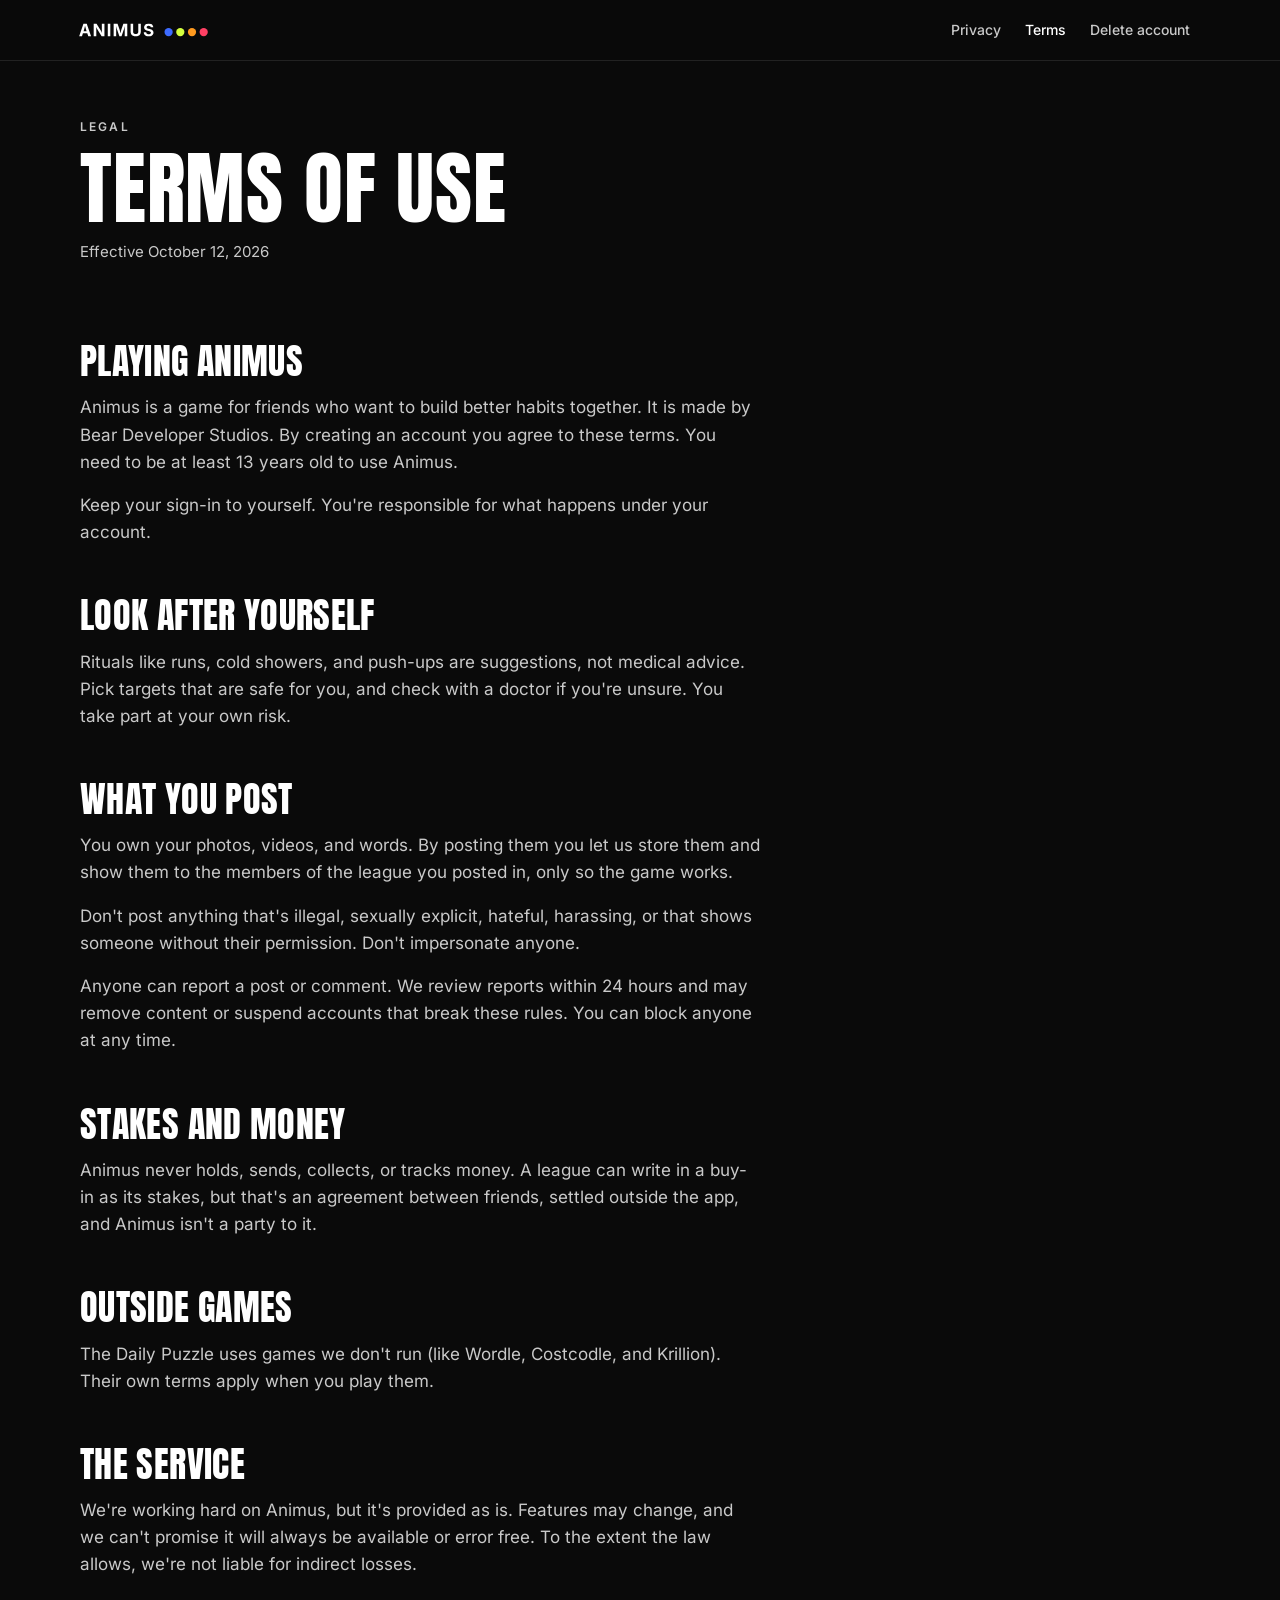
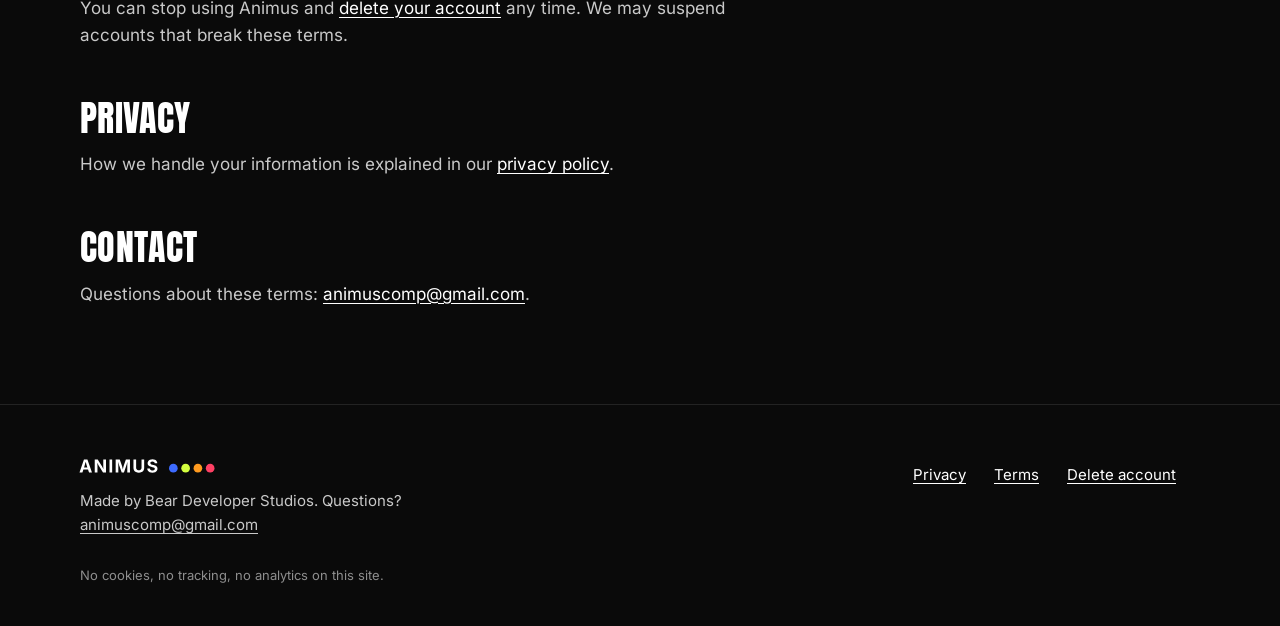
<file: terms/index.html>
<!doctype html>
<html lang="en">
<head>
  <meta charset="utf-8">
  <meta name="viewport" content="width=device-width, initial-scale=1">
  <title>Terms of use · Animus</title>
  <meta name="description" content="The terms for playing Animus: what you can post, how stakes work, and how the service is provided.">
  <link rel="canonical" href="https://animus-site-two.vercel.app/terms/">
  <meta name="theme-color" content="#0A0A0A">
  <meta name="color-scheme" content="dark">
  <meta property="og:type" content="article">
  <meta property="og:site_name" content="Animus">
  <meta property="og:title" content="Animus terms of use">
  <meta property="og:description" content="The terms for playing Animus.">
  <meta property="og:url" content="https://animus-site-two.vercel.app/terms/">
  <meta property="og:image" content="https://animus-site-two.vercel.app/assets/og.png">
  <meta name="twitter:card" content="summary_large_image">
  <link rel="icon" href="../favicon.svg" type="image/svg+xml">
  <link rel="icon" href="../favicon-32.png" sizes="32x32" type="image/png">
  <link rel="apple-touch-icon" href="../apple-touch-icon.png">
  <link rel="preload" href="../assets/fonts/anton-latin.woff2" as="font" type="font/woff2" crossorigin>
  <link rel="preload" href="../assets/fonts/inter-latin-var.woff2" as="font" type="font/woff2" crossorigin>
  <link rel="stylesheet" href="../assets/site.css">
</head>
<body>
  <a class="skip" href="#main">Skip to content</a>

  <header class="site-header">
    <div class="wrap">
      <a class="brand" href="../" aria-label="Animus home">
        <img src="../assets/brand/wordmark.svg" alt="Animus" width="148" height="26">
      </a>
      <nav class="site-nav" aria-label="Main">
        <a href="../privacy/">Privacy</a>
        <a href="../terms/" aria-current="page">Terms</a>
        <a class="nav-optional" href="../delete-account/">Delete account</a>
      </nav>
    </div>
  </header>

  <main id="main" class="wrap">
    <div class="page-head">
      <p class="eyebrow">Legal</p>
      <h1>Terms of use</h1>
      <p class="updated">Effective October 12, 2026</p>
    </div>

    <article class="prose">
      <h2 id="playing">Playing Animus</h2>
      <p>Animus is a game for friends who want to build better habits together. It is made by Bear Developer Studios. By creating an account you agree to these terms. You need to be at least 13 years old to use Animus.</p>
      <p>Keep your sign-in to yourself. You're responsible for what happens under your account.</p>

      <h2 id="yourself">Look after yourself</h2>
      <p>Rituals like runs, cold showers, and push-ups are suggestions, not medical advice. Pick targets that are safe for you, and check with a doctor if you're unsure. You take part at your own risk.</p>

      <h2 id="posts">What you post</h2>
      <p>You own your photos, videos, and words. By posting them you let us store them and show them to the members of the league you posted in, only so the game works.</p>
      <p>Don't post anything that's illegal, sexually explicit, hateful, harassing, or that shows someone without their permission. Don't impersonate anyone.</p>
      <p>Anyone can report a post or comment. We review reports within 24 hours and may remove content or suspend accounts that break these rules. You can block anyone at any time.</p>

      <h2 id="stakes">Stakes and money</h2>
      <p>Animus never holds, sends, collects, or tracks money. A league can write in a buy-in as its stakes, but that's an agreement between friends, settled outside the app, and Animus isn't a party to it.</p>

      <h2 id="outside">Outside games</h2>
      <p>The Daily Puzzle uses games we don't run (like Wordle, Costcodle, and Krillion). Their own terms apply when you play them.</p>

      <h2 id="service">The service</h2>
      <p>We're working hard on Animus, but it's provided as is. Features may change, and we can't promise it will always be available or error free. To the extent the law allows, we're not liable for indirect losses.</p>
      <p>You can stop using Animus and <a href="../delete-account/">delete your account</a> any time. We may suspend accounts that break these terms.</p>

      <h2 id="privacy">Privacy</h2>
      <p>How we handle your information is explained in our <a href="../privacy/">privacy policy</a>.</p>

      <h2 id="contact">Contact</h2>
      <p>Questions about these terms: <a href="mailto:animuscomp@gmail.com">animuscomp@gmail.com</a>.</p>
    </article>
  </main>

  <footer class="site-footer">
    <div class="wrap">
      <div class="footer-brand">
        <img src="../assets/brand/wordmark.svg" alt="Animus" width="148" height="26" loading="lazy" style="margin-left:-7px">
        <p>Made by Bear Developer Studios. Questions? <a href="mailto:animuscomp@gmail.com">animuscomp@gmail.com</a></p>
      </div>
      <ul class="footer-links">
        <li><a href="../privacy/">Privacy</a></li>
        <li><a href="../terms/" aria-current="page">Terms</a></li>
        <li><a href="../delete-account/">Delete account</a></li>
      </ul>
      <p class="footer-meta">No cookies, no tracking, no analytics on this site.</p>
    </div>
  </footer>
</body>
</html>
</file>
<file: assets/site.css>
/* Animus site. One stylesheet for every page.
   Colors and type follow the Animus brand sheet v1 (approved Oct 11, 2026). */

@font-face {
  font-family: 'Anton';
  src: url('fonts/anton-latin.woff2') format('woff2');
  font-weight: 400;
  font-style: normal;
  font-display: swap;
}
@font-face {
  font-family: 'Inter';
  src: url('fonts/inter-latin-var.woff2') format('woff2');
  font-weight: 100 900;
  font-style: normal;
  font-display: swap;
}

:root {
  color-scheme: dark;
  --bg: #0A0A0A;
  --surface: #151515;
  --surface-2: #1F1F1F;
  --pattern: #242424;
  --line: rgba(255, 255, 255, 0.10);
  --line-strong: rgba(255, 255, 255, 0.22);
  --text: #FFFFFF;
  --muted: #C9C9C9;
  --faint: #8E8E8E;
  --gold: #E9C35B;

  --mind: #3D6BFF;
  --body: #D4FF3F;
  --light: #FF9A1F;
  --tribe: #FF4064;
  /* MIND blue is under 4.5:1 on black, so small MIND text uses this lift. */
  --mind-text: #7A98FF;

  --display: 'Anton', Impact, 'Arial Narrow Bold', sans-serif;
  --sans: 'Inter', system-ui, -apple-system, 'Segoe UI', Roboto, sans-serif;

  --ease: cubic-bezier(0.22, 1, 0.36, 1);
  --gutter: 16px;
  --max: 1120px;
  --prose: 680px;
}

*, *::before, *::after { box-sizing: border-box; }

html {
  -webkit-text-size-adjust: 100%;
  text-size-adjust: 100%;
  scroll-behavior: smooth;
}

body {
  margin: 0;
  background: var(--bg);
  color: var(--text);
  font-family: var(--sans);
  font-size: 1.0625rem;
  line-height: 1.6;
  -webkit-font-smoothing: antialiased;
  overflow-x: hidden;
}

img, svg { display: block; max-width: 100%; }

a { color: inherit; text-underline-offset: 0.2em; text-decoration-thickness: 1px; }
a:hover { text-decoration-thickness: 2px; }

:focus-visible {
  outline: 2px solid var(--body);
  outline-offset: 3px;
  border-radius: 4px;
}

.skip {
  position: absolute;
  left: var(--gutter);
  top: -100px;
  z-index: 100;
  background: var(--text);
  color: var(--bg);
  padding: 10px 16px;
  border-radius: 999px;
  font-weight: 600;
  text-decoration: none;
}
.skip:focus { top: 12px; }

.visually-hidden {
  position: absolute !important;
  width: 1px; height: 1px;
  overflow: hidden;
  clip: rect(0 0 0 0);
  white-space: nowrap;
}

.wrap {
  width: 100%;
  max-width: calc(var(--max) + var(--gutter) * 2);
  margin: 0 auto;
  padding: 0 var(--gutter);
}

/* Type */

h1, h2, h3, .display {
  font-family: var(--display);
  font-weight: 400;
  text-transform: uppercase;
  letter-spacing: 0.01em;
  line-height: 0.95;
  margin: 0;
}

.eyebrow {
  font-family: var(--sans);
  font-size: 0.75rem;
  font-weight: 600;
  letter-spacing: 0.18em;
  text-transform: uppercase;
  color: var(--muted);
  margin: 0 0 14px;
}

/* Header */

.site-header {
  position: sticky;
  top: 0;
  z-index: 50;
  background: rgba(10, 10, 10, 0.82);
  backdrop-filter: blur(12px);
  -webkit-backdrop-filter: blur(12px);
  border-bottom: 1px solid var(--line);
}
.site-header .wrap {
  display: flex;
  align-items: center;
  justify-content: space-between;
  height: 60px;
  gap: 16px;
}
.brand {
  display: inline-flex;
  align-items: center;
  padding: 8px 0;
  text-decoration: none;
}
.brand img { height: 26px; width: auto; margin-left: -7px; }
.site-nav {
  display: flex;
  gap: 4px;
}
.site-nav a {
  font-size: 0.875rem;
  font-weight: 500;
  color: var(--muted);
  text-decoration: none;
  padding: 10px 10px;
  border-radius: 8px;
  transition: color 0.4s var(--ease);
}
.site-nav a:hover, .site-nav a[aria-current="page"] { color: var(--text); }
@media (max-width: 420px) {
  .site-nav .nav-optional { display: none; }
}

/* Store badge. Not a link until the listing is live. */

.store {
  display: inline-flex;
  align-items: center;
  gap: 12px;
  padding: 12px 22px 12px 16px;
  border: 1px solid var(--line-strong);
  border-radius: 14px;
  background: var(--surface);
  color: var(--text);
  margin: 0;
}
.store svg { width: 26px; height: 26px; flex: none; }
.store span { display: block; line-height: 1.2; }
.store .store-small { font-size: 0.6875rem; letter-spacing: 0.12em; text-transform: uppercase; color: var(--muted); }
.store .store-big { font-size: 1.0625rem; font-weight: 600; }

/* Hero */

.hero {
  position: relative;
  isolation: isolate;
  overflow: hidden;
  padding: 72px 0 88px;
  min-height: min(92vh, 860px);
  display: flex;
  align-items: center;
}
.hero-art {
  position: absolute;
  inset: 0;
  z-index: -1;
  pointer-events: none;
}
.hero-glow {
  position: absolute;
  inset: -10%;
  background:
    radial-gradient(40% 35% at 18% 30%, rgba(61, 107, 255, 0.22), transparent 70%),
    radial-gradient(35% 30% at 85% 25%, rgba(255, 64, 100, 0.16), transparent 70%),
    radial-gradient(40% 35% at 75% 85%, rgba(255, 154, 31, 0.14), transparent 70%),
    radial-gradient(30% 30% at 20% 90%, rgba(212, 255, 63, 0.10), transparent 70%);
}
.hero-rings {
  position: absolute;
  width: min(170vw, 1200px);
  aspect-ratio: 1;
  left: 50%;
  top: 42%;
  translate: -50% -50%;
}
/* The mark: a gold laurel ring that fills with the four pillars, top to bottom. */
.hero-mark { width: clamp(120px, 34vw, 168px); height: auto; margin-bottom: 22px; }
.hero-mark .layer { transform-box: view-box; animation: pour 1.6s var(--ease) both; }
.hero-mark .layer:nth-child(1) { animation-delay: 0.15s; }
.hero-mark .layer:nth-child(2) { animation-delay: 0.35s; }
.hero-mark .layer:nth-child(3) { animation-delay: 0.55s; }
.hero-mark .layer:nth-child(4) { animation-delay: 0.75s; }
@keyframes pour {
  from { transform: translateY(-34px); opacity: 0; }
  to { transform: none; opacity: 1; }
}
.hero-fade {
  position: absolute;
  inset: auto 0 0 0;
  height: 40%;
  background: linear-gradient(to bottom, transparent, var(--bg));
}
.hero-inner { position: relative; text-align: center; display: flex; flex-direction: column; align-items: center; }
.hero .kicker {
  font-family: var(--display);
  text-transform: uppercase;
  font-size: clamp(1rem, 4.4vw, 1.375rem);
  letter-spacing: 0.02em;
  color: var(--faint);
  margin: 0 0 14px;
}
.hero h1 {
  font-size: clamp(3.75rem, 17.5vw, 9.5rem);
  line-height: 0.9;
  margin-bottom: 26px;
}
.hero h1 .line { display: block; }
.hero h1 .tribe { color: var(--tribe); }
.hero .pitch {
  max-width: 34ch;
  font-size: clamp(1.125rem, 4.2vw, 1.375rem);
  line-height: 1.5;
  color: var(--text);
  margin: 0 0 32px;
}
.hero .note {
  margin: 16px 0 0;
  font-size: 0.875rem;
  color: var(--muted);
}

/* Sections */

.section { padding: 88px 0; position: relative; }
.section + .section { border-top: 1px solid var(--line); }
.section-head { max-width: 640px; margin-bottom: 44px; }
.section-head h2 { font-size: clamp(2.5rem, 10vw, 4.5rem); }
.section-head p:not(.eyebrow) { color: var(--muted); margin: 16px 0 0; font-size: 1.125rem; }

/* How it works */

.steps {
  list-style: none;
  margin: 0;
  padding: 0;
  display: grid;
  gap: 14px;
  counter-reset: step;
}
.step {
  position: relative;
  padding: 26px 22px 24px;
  background: var(--surface);
  border: 1px solid var(--line);
  border-radius: 20px;
  counter-increment: step;
}
.step::before {
  content: counter(step, upper-roman);
  display: block;
  font-family: var(--display);
  font-size: 1rem;
  letter-spacing: 0.1em;
  color: var(--faint);
  margin-bottom: 18px;
}
.step h3 { font-size: 1.75rem; margin-bottom: 10px; }
.step p { margin: 0; color: var(--muted); }
@media (min-width: 720px) {
  .steps { grid-template-columns: repeat(2, 1fr); gap: 18px; }
}
@media (min-width: 1040px) {
  .steps { grid-template-columns: repeat(4, 1fr); }
}

/* Pillars */

.pillars {
  display: grid;
  gap: 14px;
}
.pillar {
  --c: var(--text);
  position: relative;
  overflow: hidden;
  padding: 26px 22px 28px;
  border-radius: 20px;
  background: var(--surface);
  border: 1px solid var(--line);
  transition: border-color 0.6s var(--ease), transform 0.6s var(--ease);
}
.pillar::before {
  content: '';
  position: absolute;
  inset: 0 0 auto 0;
  height: 3px;
  background: var(--c);
}
.pillar::after {
  content: '';
  position: absolute;
  width: 220px; height: 220px;
  right: -80px; top: -80px;
  background: radial-gradient(closest-side, var(--c), transparent);
  opacity: 0.14;
}
.pillar:hover { border-color: var(--line-strong); transform: translateY(-3px); }
.pillar svg { width: 40px; height: 40px; color: var(--c); margin-bottom: 18px; }
.pillar h3 { font-size: 2.75rem; color: var(--c); margin-bottom: 10px; }
.pillar p { margin: 0; color: var(--muted); }
.pillar.mind  { --c: var(--mind); }
.pillar.body  { --c: var(--body); }
.pillar.light { --c: var(--light); }
.pillar.tribe { --c: var(--tribe); }
@media (min-width: 720px) {
  .pillars { grid-template-columns: repeat(2, 1fr); gap: 18px; }
}
@media (min-width: 1040px) {
  .pillars { grid-template-columns: repeat(4, 1fr); }
}

/* Screenshot placeholders */

.shots {
  display: grid;
  grid-auto-flow: column;
  grid-auto-columns: minmax(200px, 1fr);
  gap: 16px;
  overflow-x: auto;
  padding: 4px 4px 12px;
  margin: 0 -4px;
  scroll-snap-type: x mandatory;
  list-style: none;
}
.shot {
  scroll-snap-align: center;
  margin: 0;
}
.phone {
  aspect-ratio: 9 / 16;
  border-radius: 30px;
  border: 1px solid var(--line-strong);
  background:
    linear-gradient(160deg, rgba(255,255,255,0.05), transparent 40%),
    var(--surface);
  display: grid;
  place-items: center;
  position: relative;
  padding: 8px;
}
.phone img { width: 100%; height: 100%; object-fit: cover; border-radius: 22px; }
.phone .placeholder {
  font-size: 0.8125rem;
  color: var(--faint);
  text-align: center;
  padding: 0 16px;
}
.shot figcaption {
  margin-top: 12px;
  font-size: 0.875rem;
  color: var(--muted);
  text-align: center;
}
@media (min-width: 720px) {
  .shots { grid-auto-flow: row; grid-template-columns: repeat(3, 1fr); overflow: visible; max-width: 860px; margin: 0 auto; }
}

/* Closing band */

.closing { text-align: center; }
.closing .section-head { margin: 0 auto 32px; }
.closing .store { margin: 0 auto; }

/* Prose pages (privacy, terms, delete account) */

.page-head { padding: 56px 0 28px; }
.page-head h1 { font-size: clamp(2.75rem, 12vw, 5rem); }
.page-head .updated { color: var(--muted); margin: 14px 0 0; font-size: 0.9375rem; }

.prose { max-width: var(--prose); padding-bottom: 80px; }
.prose h2 {
  font-size: clamp(1.75rem, 7vw, 2.25rem);
  margin: 52px 0 16px;
  scroll-margin-top: 80px;
}
.prose h3 {
  font-family: var(--sans);
  text-transform: none;
  font-weight: 650;
  font-size: 1.125rem;
  line-height: 1.4;
  letter-spacing: 0;
  margin: 28px 0 8px;
}
.prose p, .prose li { color: var(--muted); }
.prose p { margin: 0 0 16px; }
.prose ul, .prose ol { padding-left: 1.25em; margin: 0 0 16px; }
.prose li { margin-bottom: 10px; }
.prose li::marker { color: var(--faint); }
.prose strong { color: var(--text); font-weight: 600; }
.prose a { color: var(--text); }

.callout {
  border: 1px solid var(--line-strong);
  border-left: 3px solid var(--tribe);
  background: var(--surface);
  border-radius: 14px;
  padding: 18px 20px;
  margin: 0 0 24px;
}
.callout p:last-child { margin-bottom: 0; }

.toc {
  border: 1px solid var(--line);
  border-radius: 14px;
  padding: 16px 20px;
  margin: 0 0 8px;
  background: var(--surface);
}
.toc p { margin: 0 0 8px; font-size: 0.75rem; letter-spacing: 0.16em; text-transform: uppercase; color: var(--muted); font-weight: 600; }
.toc ol { margin: 0; padding-left: 1.25em; columns: 2 220px; column-gap: 24px; }
.toc li { margin: 0 0 6px; font-size: 0.9375rem; break-inside: avoid; }

.how {
  list-style: none;
  counter-reset: how;
  padding: 0;
}
.how li {
  counter-increment: how;
  position: relative;
  padding: 2px 0 0 48px;
  margin-bottom: 18px;
  min-height: 34px;
}
.how li::before {
  content: counter(how);
  position: absolute;
  left: 0; top: 0;
  width: 34px; height: 34px;
  border-radius: 50%;
  border: 1px solid var(--line-strong);
  display: grid;
  place-items: center;
  font-family: var(--display);
  font-size: 1rem;
  color: var(--text);
}

.mail-button {
  display: inline-flex;
  align-items: center;
  gap: 10px;
  min-height: 48px;
  padding: 12px 22px;
  border-radius: 999px;
  background: var(--text);
  color: var(--bg) !important;
  font-weight: 600;
  text-decoration: none;
  transition: transform 0.5s var(--ease), background 0.5s var(--ease);
}
.mail-button:hover { transform: translateY(-2px); background: #E8E8E8; }

/* Footer */

.site-footer {
  border-top: 1px solid var(--line);
  padding: 48px 0 40px;
  color: var(--muted);
  font-size: 0.9375rem;
}
.site-footer .wrap { display: grid; gap: 28px; }
.footer-brand p { margin: 10px 0 0; max-width: 36ch; }
.footer-links { display: flex; flex-wrap: wrap; gap: 4px 4px; list-style: none; margin: 0; padding: 0; }
.footer-links a { display: inline-block; padding: 10px 12px 10px 0; color: var(--text); margin-right: 12px; }
.footer-meta { font-size: 0.8125rem; color: var(--faint); margin: 0; }
@media (min-width: 720px) {
  .site-footer .wrap { grid-template-columns: 1fr auto; align-items: start; }
  .footer-meta { grid-column: 1 / -1; }
}

/* Reveal on scroll. Only runs when JS has marked the page ready. */

.js .reveal {
  opacity: 0;
  transform: translateY(24px);
  transition: opacity 0.9s var(--ease), transform 0.9s var(--ease);
  transition-delay: var(--d, 0s);
}
.js .reveal.in { opacity: 1; transform: none; }

.hero .rise {
  animation: rise 1.1s var(--ease) both;
  animation-delay: var(--d, 0s);
}
/* The headline settles without fading, so it paints right away. */
.hero h1.rise { animation-name: settle; }
@keyframes rise {
  from { opacity: 0; transform: translateY(24px); }
  to { opacity: 1; transform: none; }
}
@keyframes settle {
  from { transform: translateY(18px); }
  to { transform: none; }
}

@media (prefers-reduced-motion: reduce) {
  html { scroll-behavior: auto; }
  *, *::before, *::after { animation: none !important; transition: none !important; }
  .js .reveal { opacity: 1; transform: none; }
}
</file>
